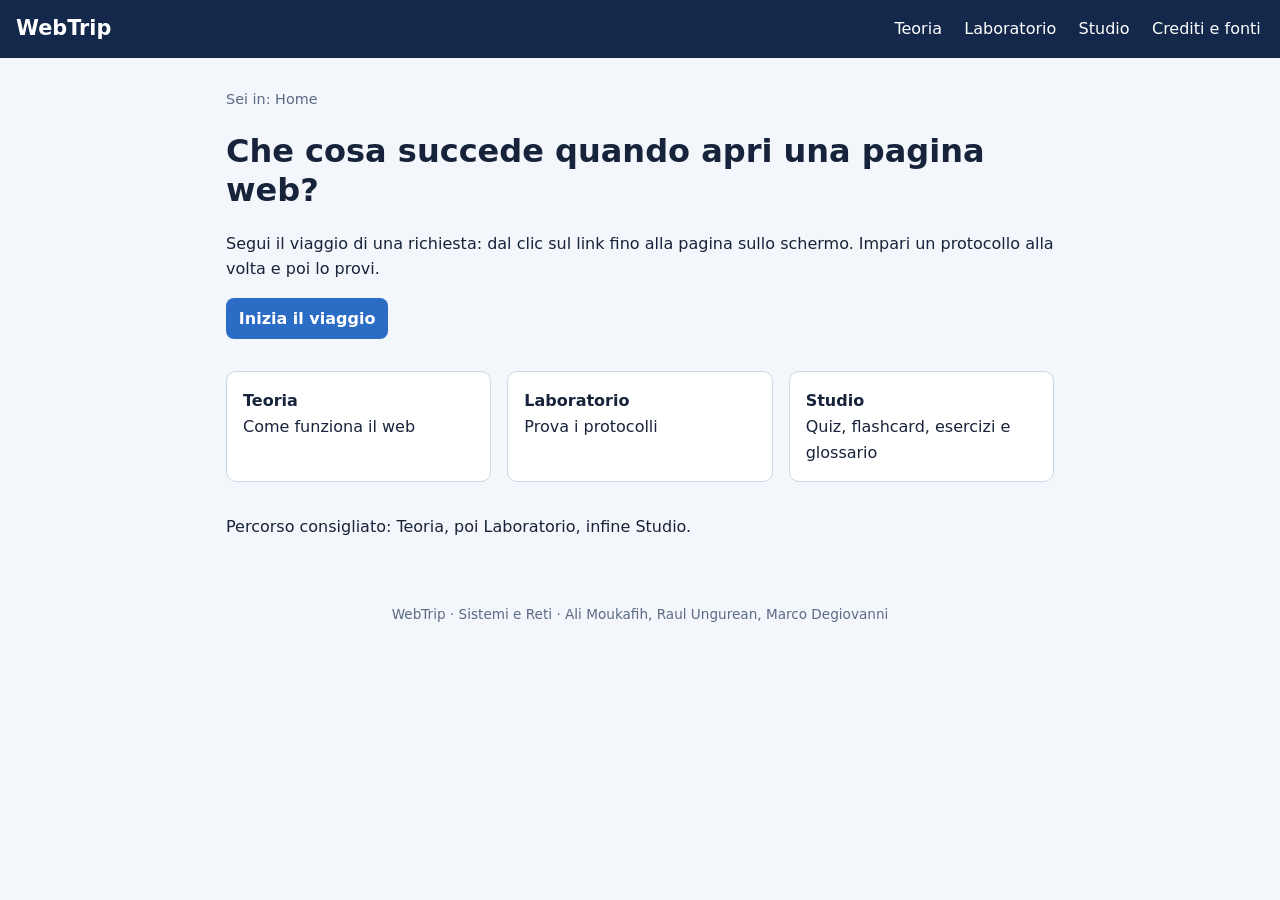
<file: index.html>
<!DOCTYPE html><html lang="it"><head><meta charset="utf-8"><meta name="viewport" content="width=device-width,initial-scale=1"><title>Home · WebTrip</title><link rel="stylesheet" href="assets/css/styles.css"></head><body>
<header><a class="logo" href="index.html">WebTrip</a><button id="mb" aria-expanded="false" aria-controls="nav">Menu</button><nav id="nav"><a href="teoria/index.html">Teoria</a><a href="laboratorio/index.html">Laboratorio</a><a href="studio/index.html">Studio</a><a href="crediti.html">Crediti e fonti</a></nav></header>
<main><p class="crumb">Sei in: Home</p><h1>Che cosa succede quando apri una pagina web?</h1>
<p>Segui il viaggio di una richiesta: dal clic sul link fino alla pagina sullo schermo. Impari un protocollo alla volta e poi lo provi.</p>
<p><a href="teoria/index.html"><button>Inizia il viaggio</button></a></p>
<div class="grid"><a class="card" href="teoria/index.html"><b>Teoria</b><br>Come funziona il web</a><a class="card" href="laboratorio/index.html"><b>Laboratorio</b><br>Prova i protocolli</a><a class="card" href="studio/index.html"><b>Studio</b><br>Quiz, flashcard, esercizi e glossario</a></div>
<p>Percorso consigliato: Teoria, poi Laboratorio, infine Studio.</p></main>
<footer>WebTrip · Sistemi e Reti · Ali Moukafih, Raul Ungurean, Marco Degiovanni</footer><script src="assets/js/main.js"></script></body></html>
</file>
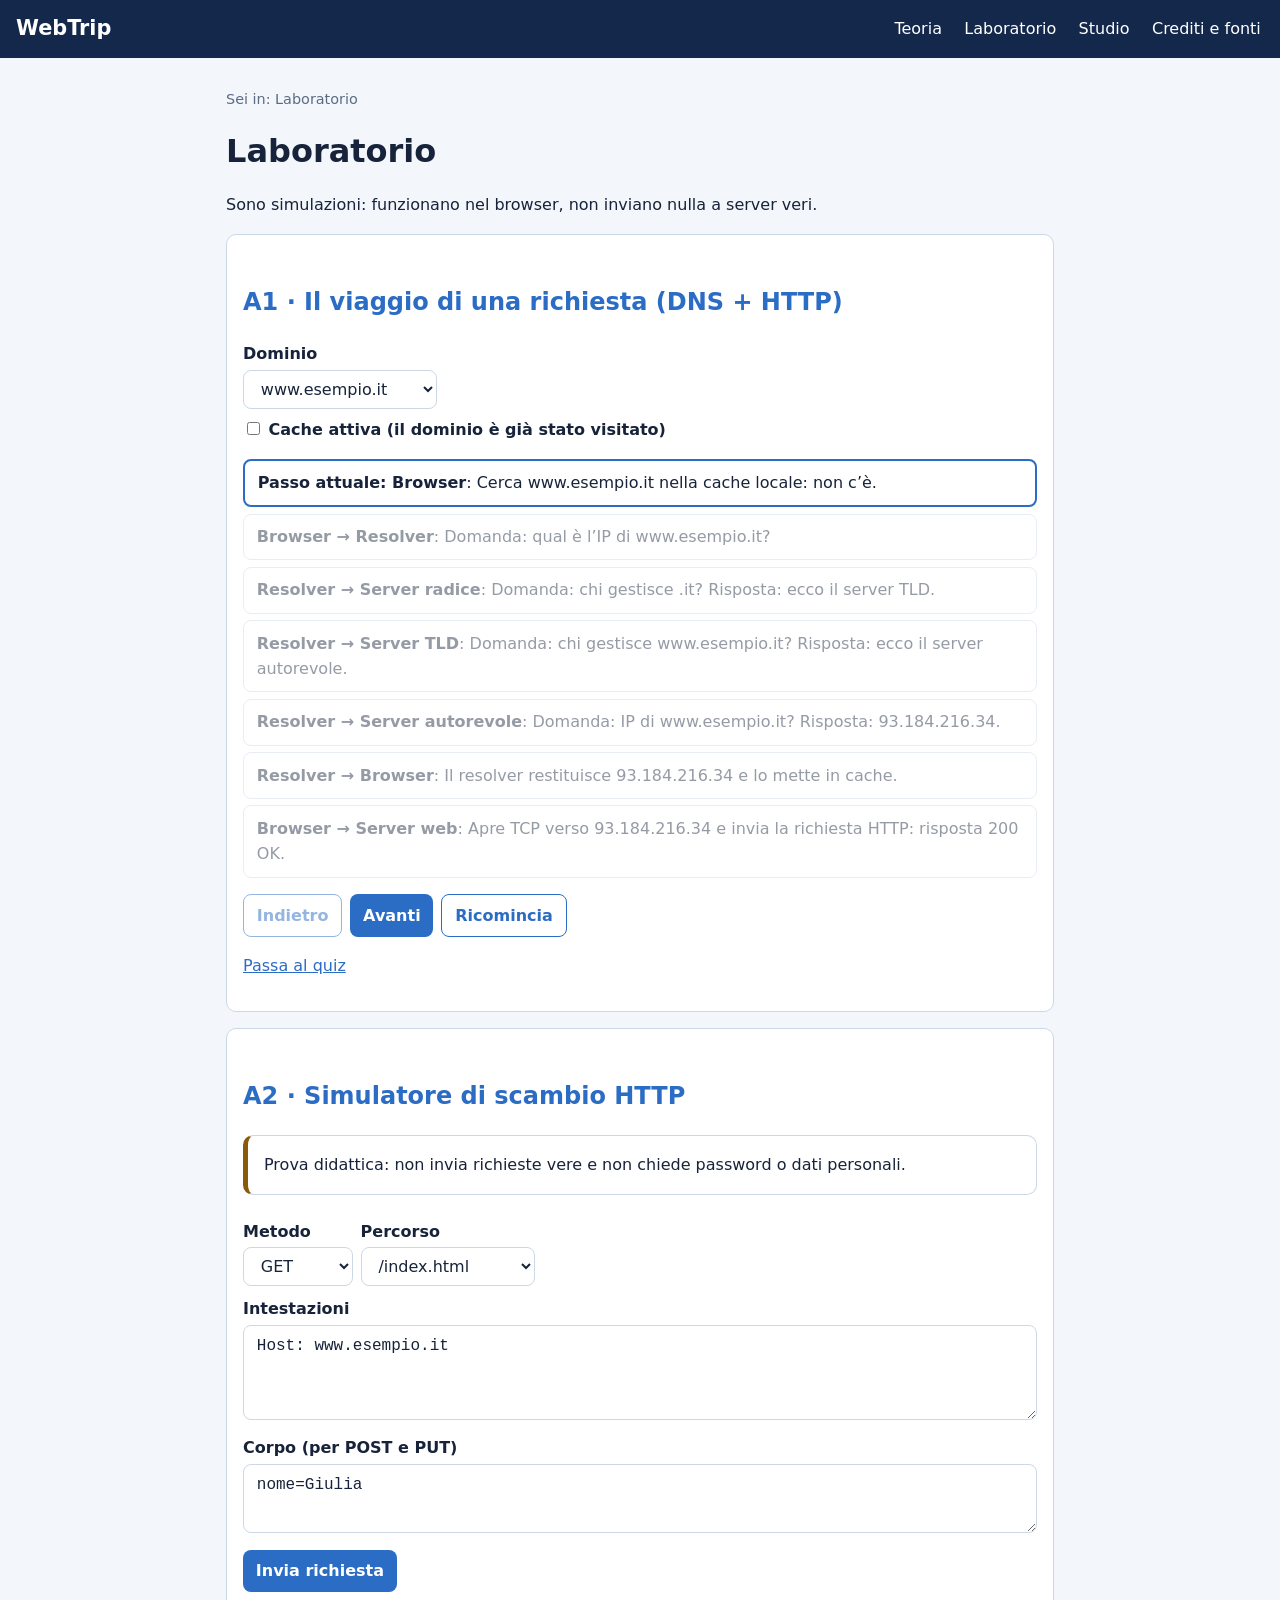
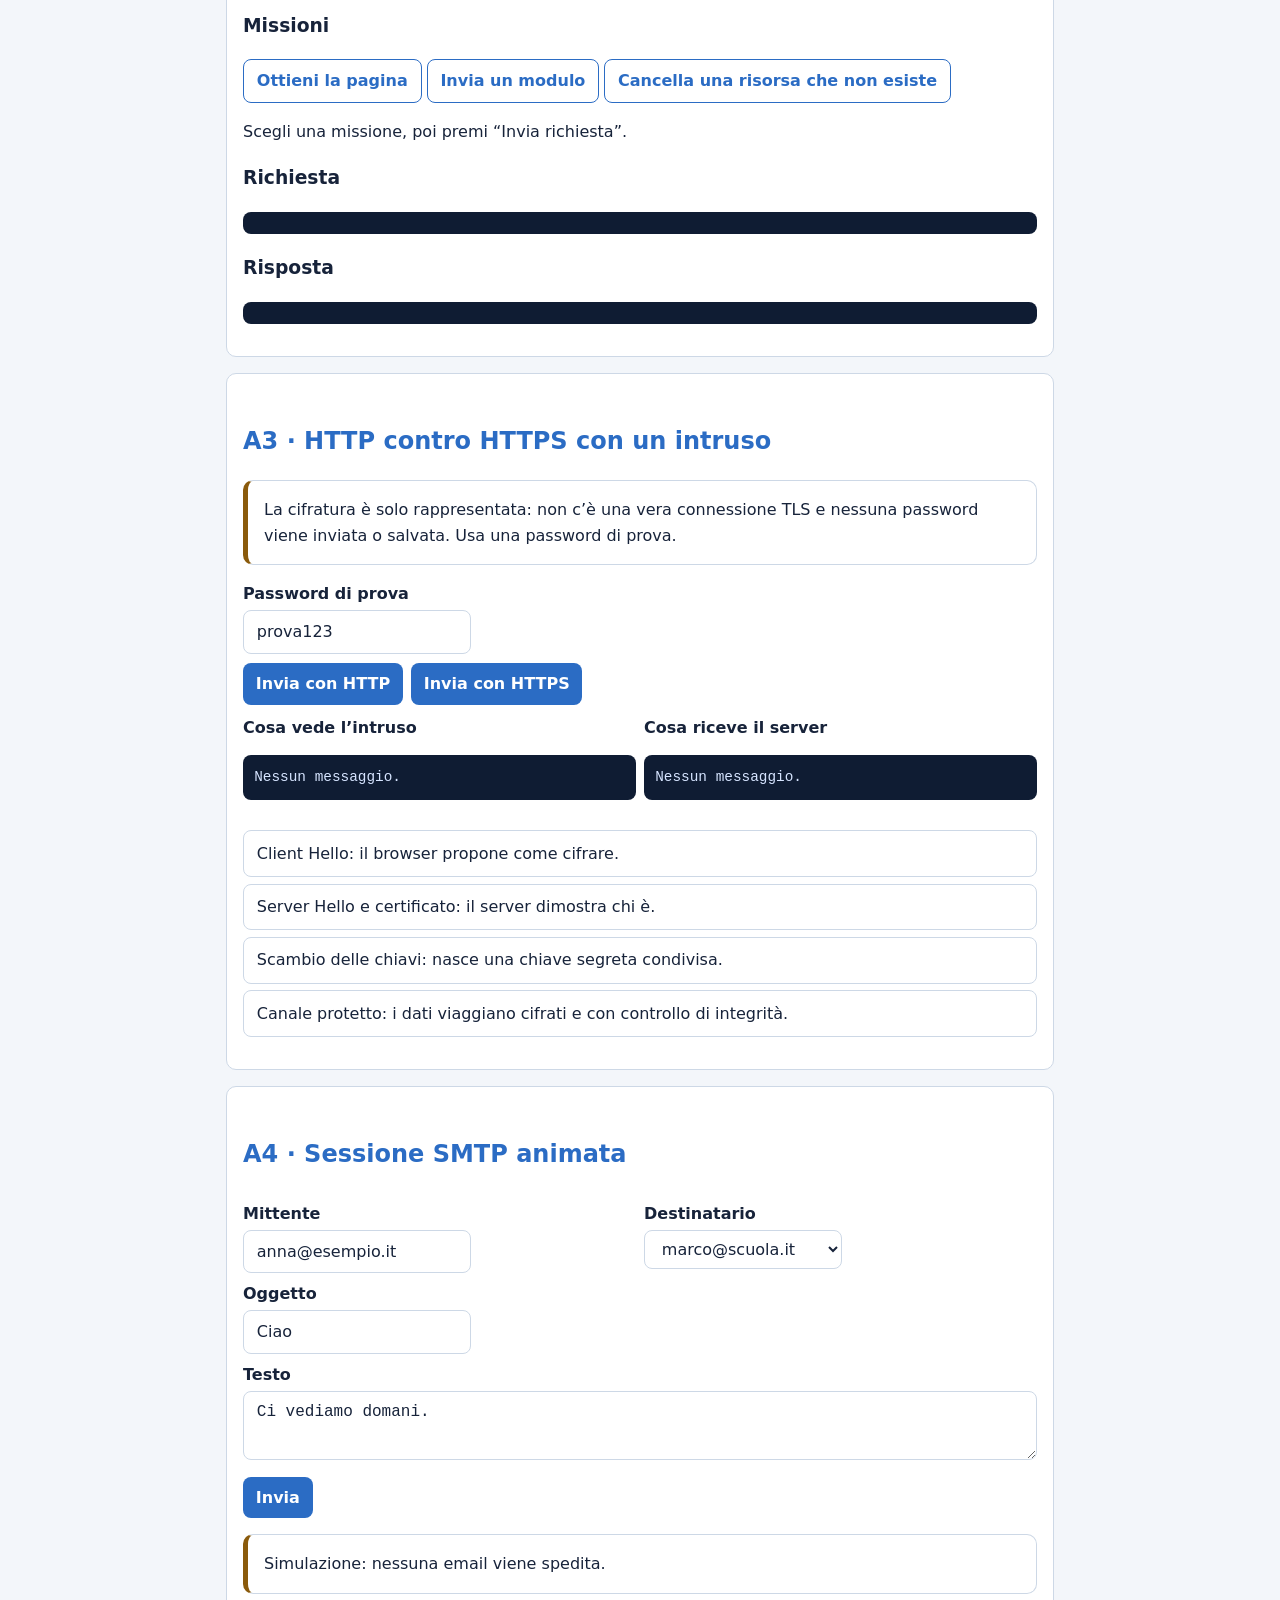
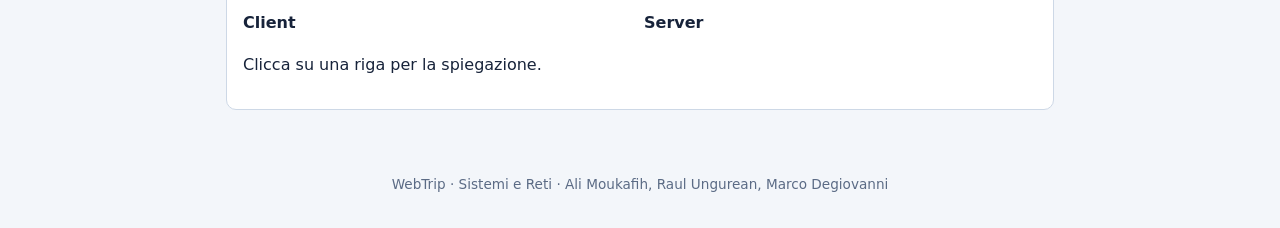
<file: laboratorio/index.html>
<!DOCTYPE html><html lang="it"><head><meta charset="utf-8"><meta name="viewport" content="width=device-width,initial-scale=1"><title>Laboratorio · WebTrip</title><link rel="stylesheet" href="../assets/css/styles.css"></head><body>
<header><a class="logo" href="../index.html">WebTrip</a><button id="mb" aria-expanded="false" aria-controls="nav">Menu</button><nav id="nav"><a href="../teoria/index.html">Teoria</a><a href="../laboratorio/index.html">Laboratorio</a><a href="../studio/index.html">Studio</a><a href="../crediti.html">Crediti e fonti</a></nav></header>
<main><p class="crumb">Sei in: Laboratorio</p><h1>Laboratorio</h1><p>Sono simulazioni: funzionano nel browser, non inviano nulla a server veri.</p>
<section id="a1" class="card"><h2>A1 · Il viaggio di una richiesta (DNS + HTTP)</h2>
<label for="dom">Dominio</label><select id="dom"><option>www.esempio.it</option><option>www.scuola.edu.it</option></select>
<label><input type="checkbox" id="cache"> Cache attiva (il dominio è già stato visitato)</label>
<ol id="s1" class="steps" aria-live="polite"></ol><div class="row"><button class="alt" id="b1">Indietro</button><button id="n1">Avanti</button><button class="alt" id="r1">Ricomincia</button></div>
<p><a href="../studio/index.html#quiz">Passa al quiz</a></p></section>
<section id="a2" class="card"><h2>A2 · Simulatore di scambio HTTP</h2>
<p class="box warn">Prova didattica: non invia richieste vere e non chiede password o dati personali.</p>
<div class="row"><div><label for="m">Metodo</label><select id="m"><option>GET</option><option>POST</option><option>PUT</option><option>DELETE</option><option>HEAD</option></select></div>
<div><label for="p">Percorso</label><select id="p"><option>/index.html</option><option>/modulo</option><option>/privato</option><option>/vecchia-pagina</option><option>/non-esiste</option></select></div></div>
<label for="h">Intestazioni</label><textarea id="h" rows="3">Host: www.esempio.it</textarea>
<label for="bd">Corpo (per POST e PUT)</label><textarea id="bd" rows="2">nome=Giulia</textarea>
<div class="row"><button id="go2">Invia richiesta</button></div>
<h3>Missioni</h3><p><button class="alt ms" data-m="GET" data-p="/index.html">Ottieni la pagina</button> <button class="alt ms" data-m="POST" data-p="/modulo">Invia un modulo</button> <button class="alt ms" data-m="DELETE" data-p="/non-esiste">Cancella una risorsa che non esiste</button></p>
<p>Scegli una missione, poi premi “Invia richiesta”. <span id="mis"></span></p>
<h3>Richiesta</h3><pre id="rq"></pre><h3>Risposta</h3><pre id="rs"></pre><p id="fb" aria-live="polite"></p></section>
<section id="a3" class="card"><h2>A3 · HTTP contro HTTPS con un intruso</h2>
<p class="box warn">La cifratura è solo rappresentata: non c’è una vera connessione TLS e nessuna password viene inviata o salvata. Usa una password di prova.</p>
<label for="pw">Password di prova</label><input id="pw" value="prova123">
<div class="row"><button id="h3">Invia con HTTP</button><button id="s3">Invia con HTTPS</button></div>
<div class="cols"><div><b>Cosa vede l’intruso</b><pre id="int">Nessun messaggio.</pre></div><div><b>Cosa riceve il server</b><pre id="srv">Nessun messaggio.</pre></div></div>
<ol id="tls" class="steps"></ol></section>
<section id="a4" class="card"><h2>A4 · Sessione SMTP animata</h2>
<div class="cols"><div><label for="fr">Mittente</label><input id="fr" value="anna@esempio.it"></div><div><label for="to">Destinatario</label><select id="to"><option>marco@scuola.it</option><option>nessuno@scuola.it</option></select></div></div>
<label for="su">Oggetto</label><input id="su" value="Ciao"><label for="tx">Testo</label><textarea id="tx" rows="2">Ci vediamo domani.</textarea>
<div class="row"><button id="g4">Invia</button></div><p class="box warn">Simulazione: nessuna email viene spedita.</p>
<div class="cols"><b>Client</b><b>Server</b></div><div id="sm"></div><p id="ex" aria-live="polite">Clicca su una riga per la spiegazione.</p></section></main>
<footer>WebTrip · Sistemi e Reti · Ali Moukafih, Raul Ungurean, Marco Degiovanni</footer><script src="../assets/js/main.js"></script><script src="../assets/js/dns-simulator.js"></script><script src="../assets/js/http-simulator.js"></script><script src="../assets/js/tls-demo.js"></script><script src="../assets/js/smtp-demo.js"></script></body></html>
</file>
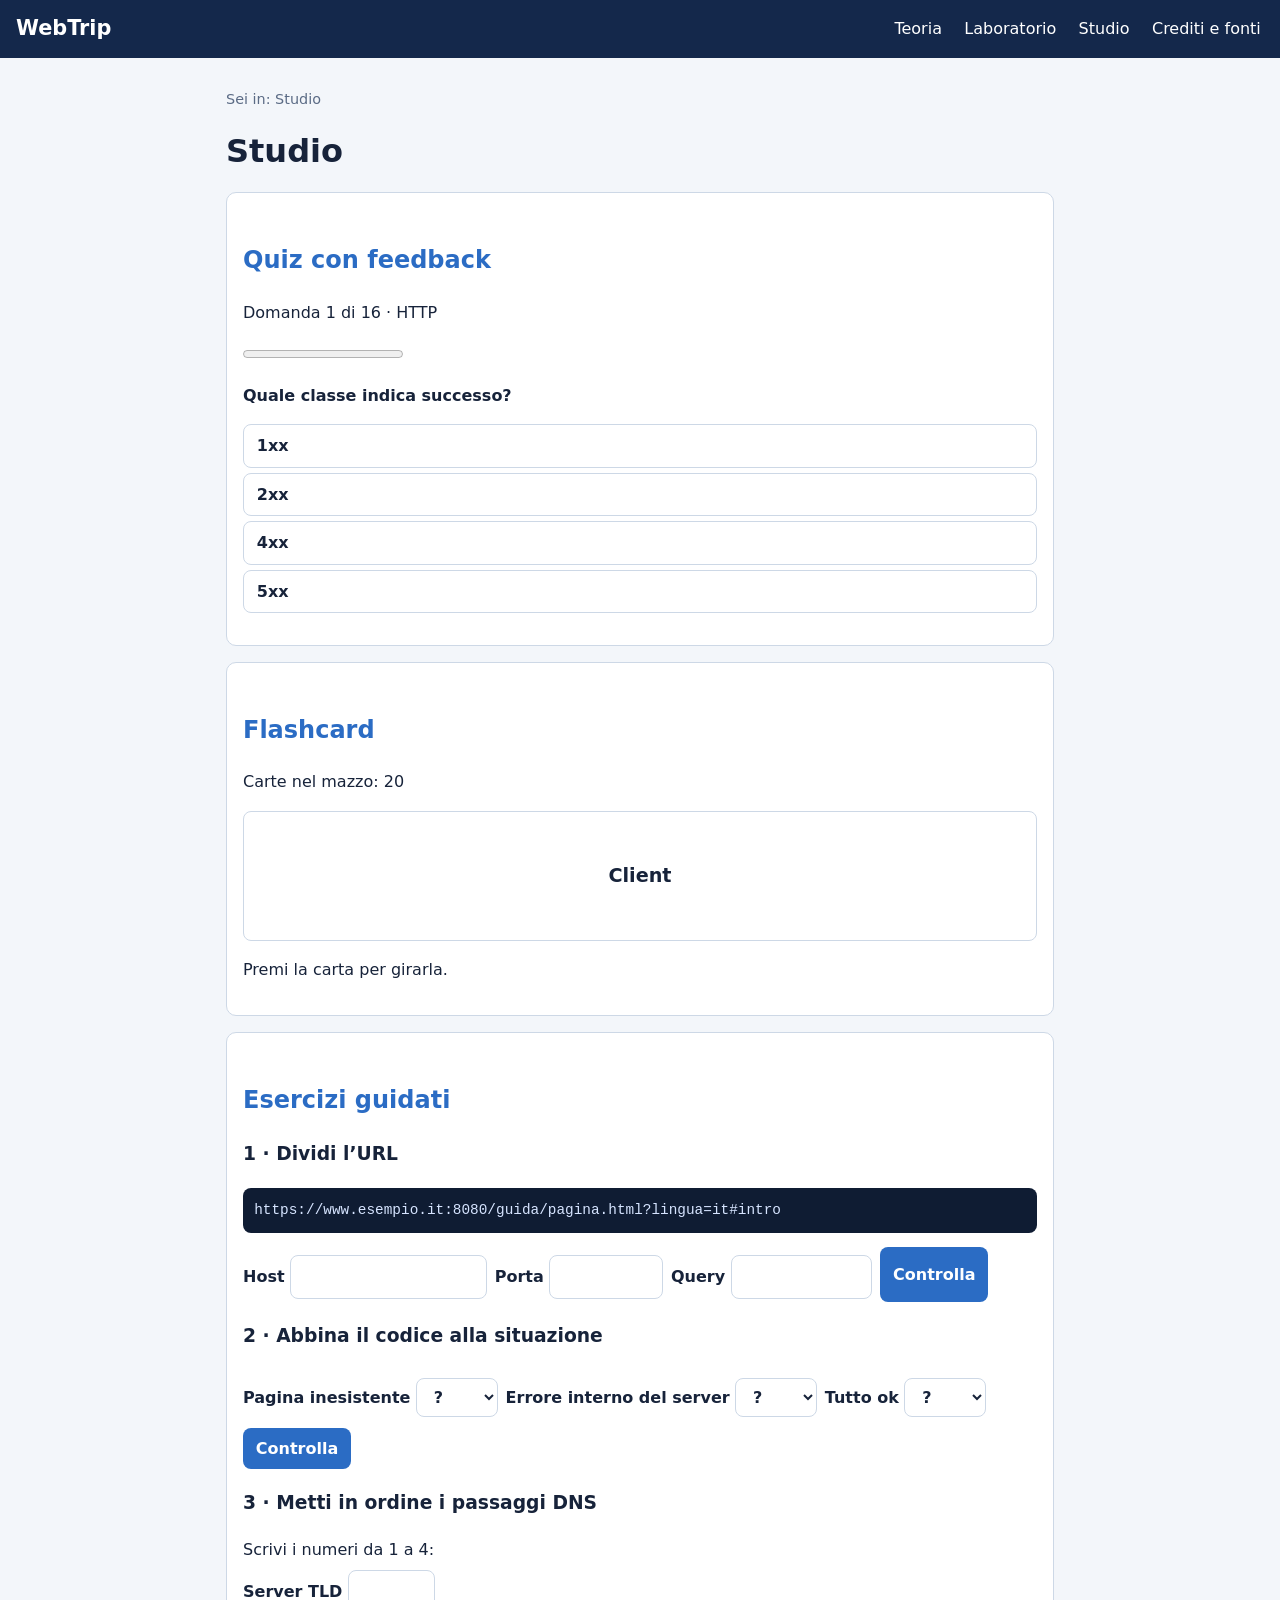
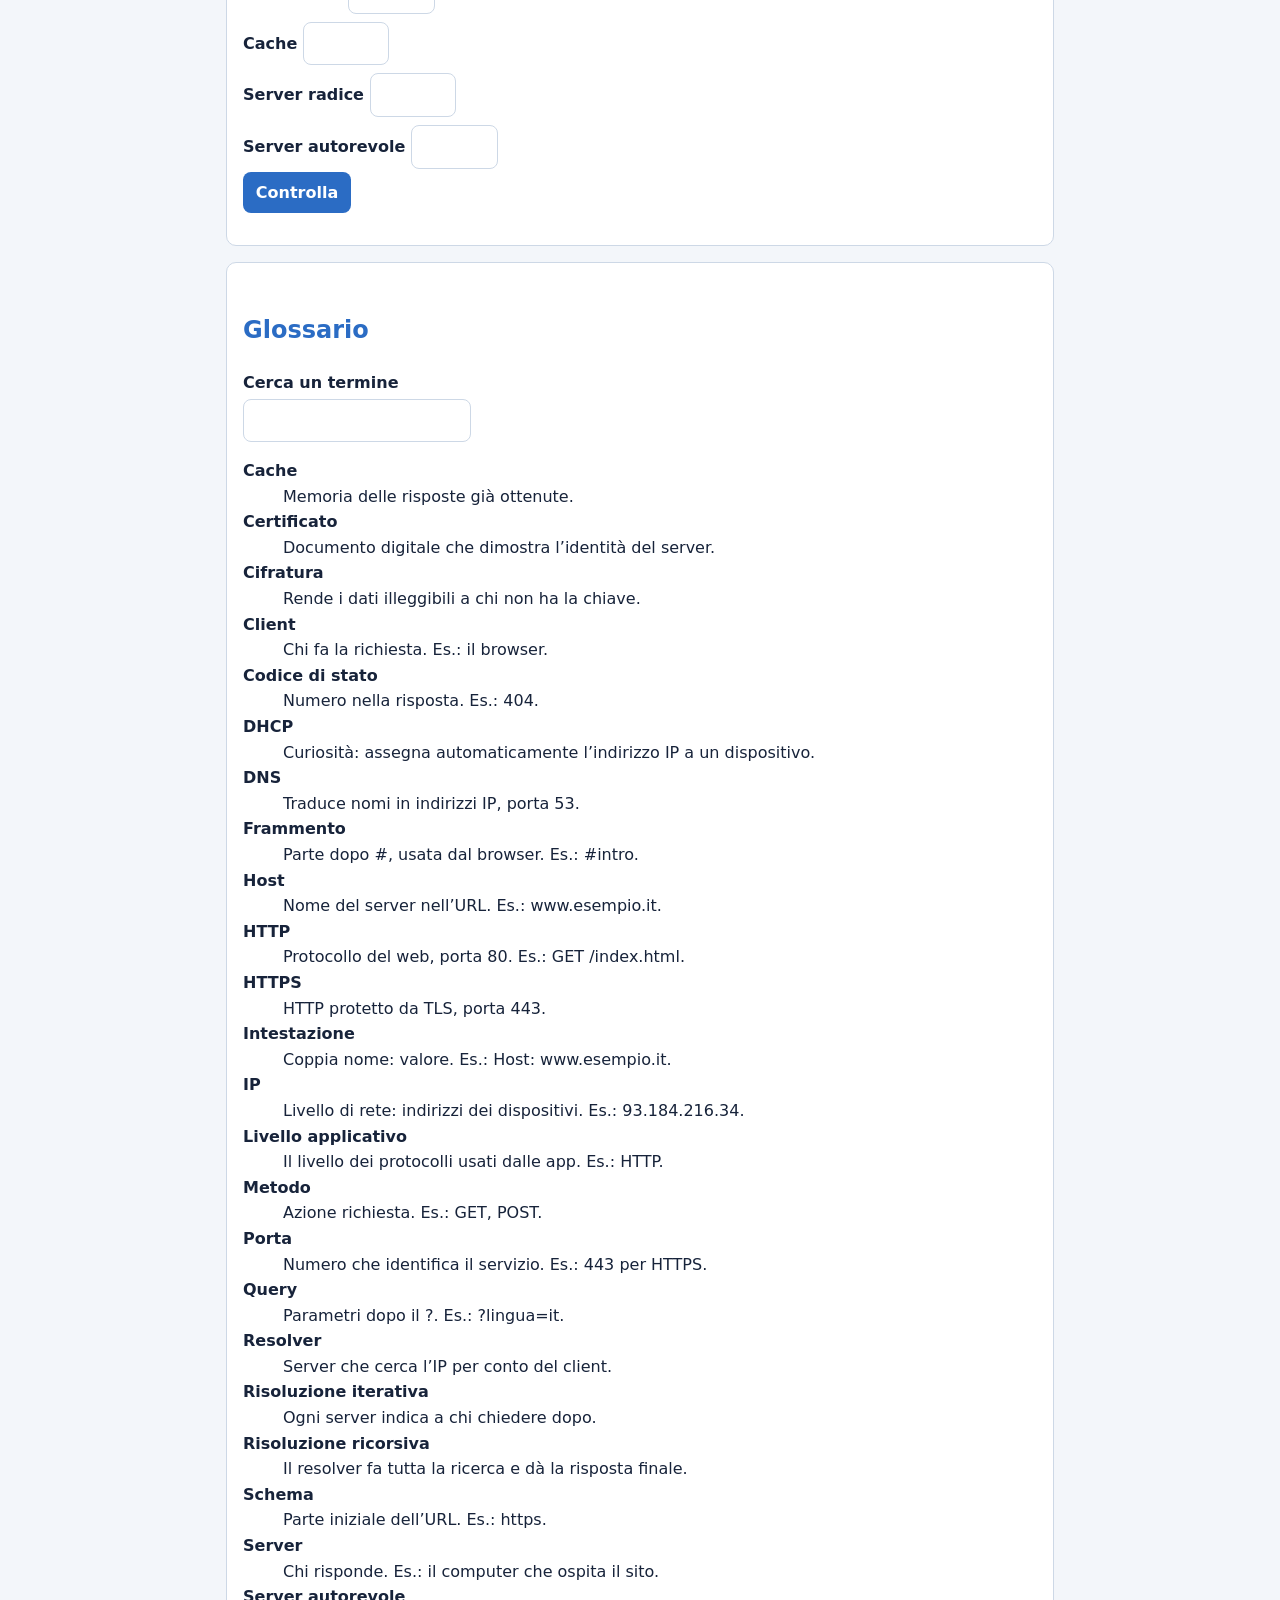
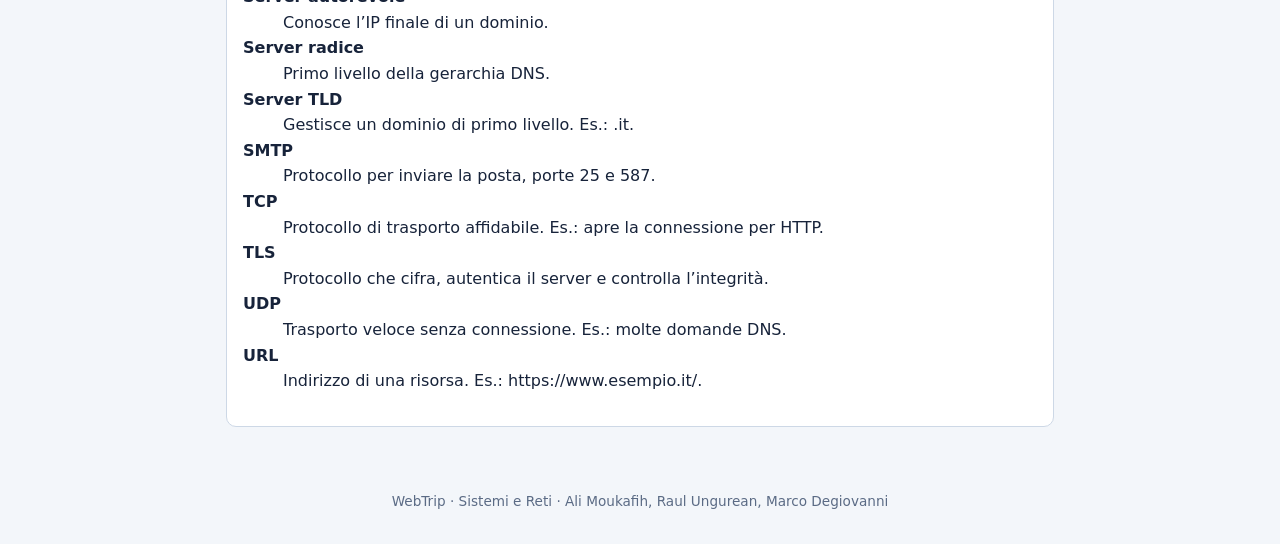
<file: studio/index.html>
<!DOCTYPE html><html lang="it"><head><meta charset="utf-8"><meta name="viewport" content="width=device-width,initial-scale=1"><title>Studio · WebTrip</title><link rel="stylesheet" href="../assets/css/styles.css"></head><body>
<header><a class="logo" href="../index.html">WebTrip</a><button id="mb" aria-expanded="false" aria-controls="nav">Menu</button><nav id="nav"><a href="../teoria/index.html">Teoria</a><a href="../laboratorio/index.html">Laboratorio</a><a href="../studio/index.html">Studio</a><a href="../crediti.html">Crediti e fonti</a></nav></header>
<main><p class="crumb">Sei in: Studio</p><h1>Studio</h1><p id="err" class="box warn" hidden>Per caricare i dati apri il sito da GitHub Pages o da un server locale, non con doppio clic sul file.</p>
<section id="quiz" class="card"><h2>Quiz con feedback</h2><div id="qz"></div></section>
<section id="flash" class="card"><h2>Flashcard</h2><div id="fc"></div></section>
<section id="ex" class="card"><h2>Esercizi guidati</h2>
<h3>1 · Dividi l’URL</h3><p class="mono">https://www.esempio.it:8080/guida/pagina.html?lingua=it#intro</p><div class="row"><label>Host <input id="e1h" size="14"></label><label>Porta <input id="e1p" size="5"></label><label>Query <input id="e1q" size="8"></label><button id="c1">Controlla</button></div><p id="o1"></p>
<h3>2 · Abbina il codice alla situazione</h3><div class="row"><label>Pagina inesistente <select class="e2" data-a="404"><option>?</option><option>200</option><option>404</option><option>500</option></select></label><label>Errore interno del server <select class="e2" data-a="500"><option>?</option><option>200</option><option>404</option><option>500</option></select></label><label>Tutto ok <select class="e2" data-a="200"><option>?</option><option>200</option><option>404</option><option>500</option></select></label><button id="c2">Controlla</button></div><p id="o2"></p>
<h3>3 · Metti in ordine i passaggi DNS</h3><p>Scrivi i numeri da 1 a 4: <label>Server TLD <input class="e3" data-a="3" size="2"></label> <label>Cache <input class="e3" data-a="1" size="2"></label> <label>Server radice <input class="e3" data-a="2" size="2"></label> <label>Server autorevole <input class="e3" data-a="4" size="2"></label> <button id="c3">Controlla</button></p><p id="o3"></p></section>
<section id="glossario" class="card"><h2>Glossario</h2><label for="gs">Cerca un termine</label><input id="gs" type="search"><dl id="gl"></dl></section></main>
<footer>WebTrip · Sistemi e Reti · Ali Moukafih, Raul Ungurean, Marco Degiovanni</footer><script src="../assets/js/main.js"></script><script src="../assets/js/study.js"></script></body></html>
</file>
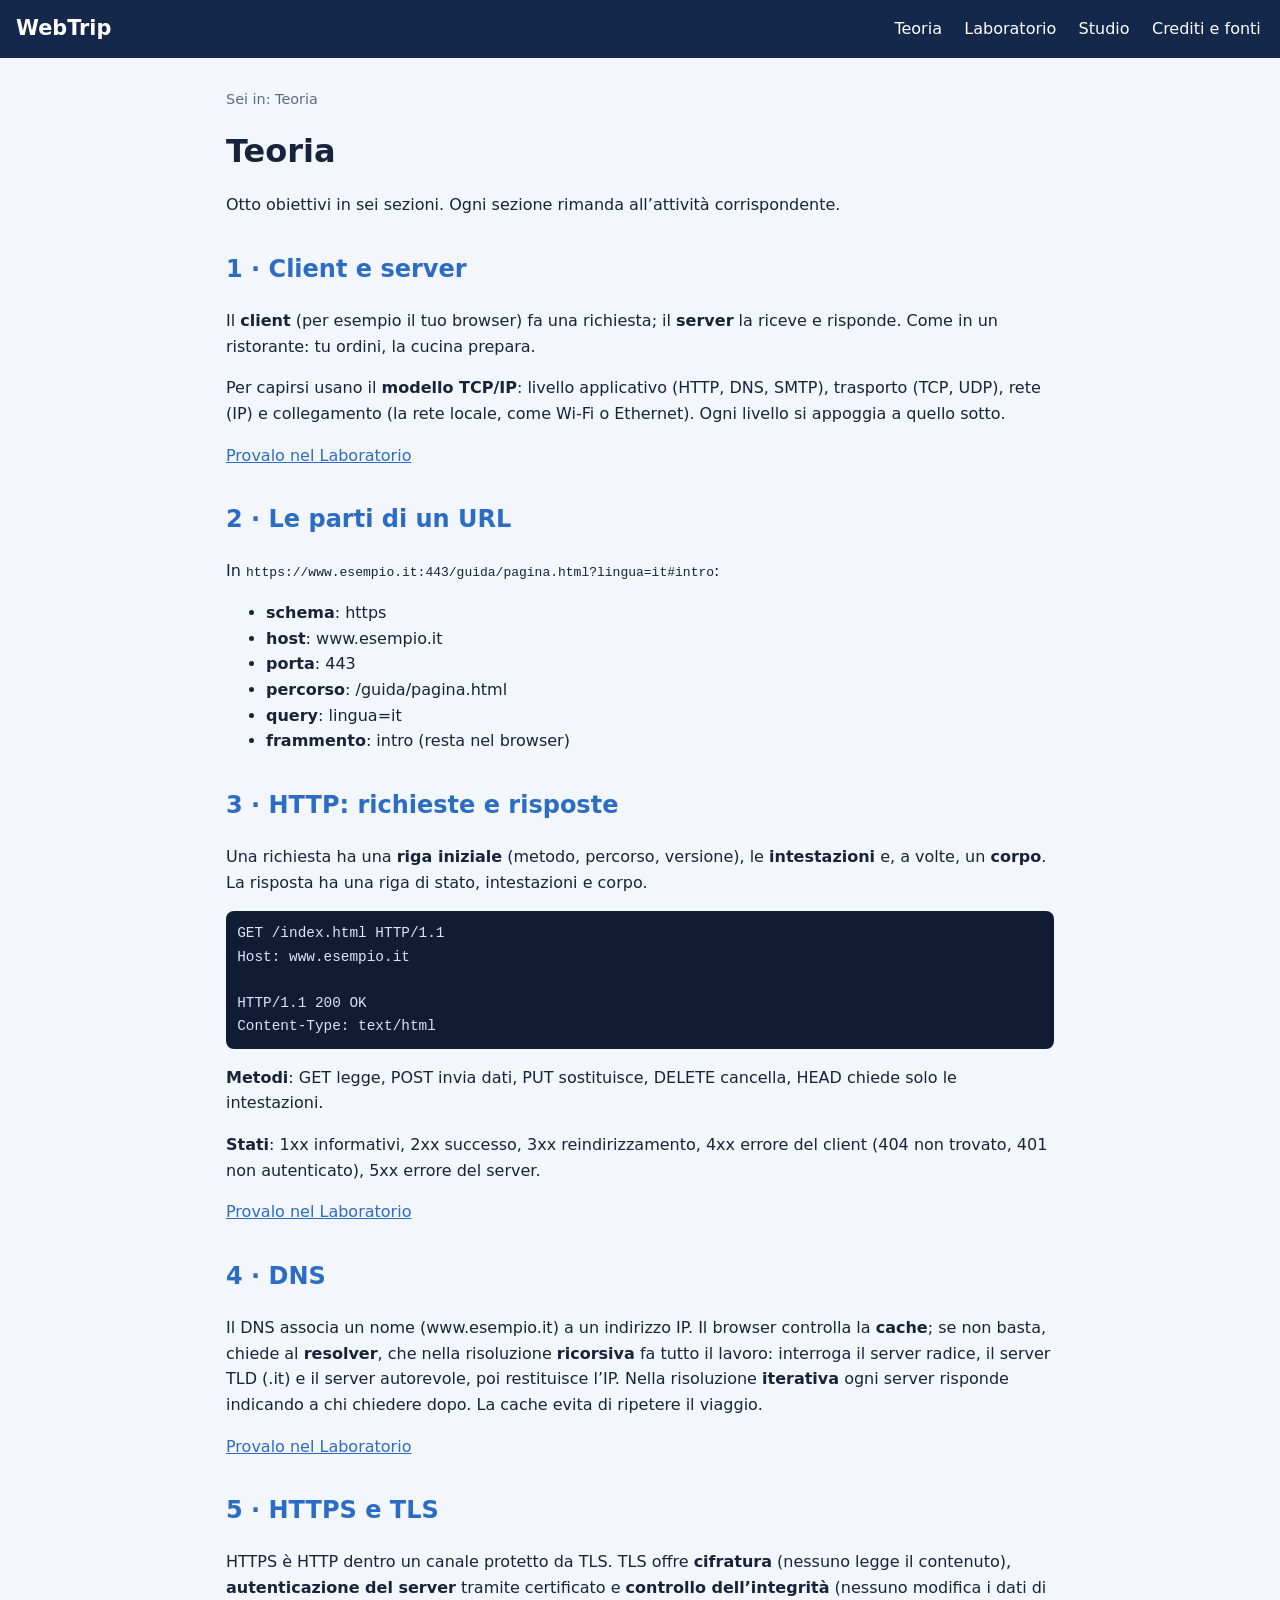
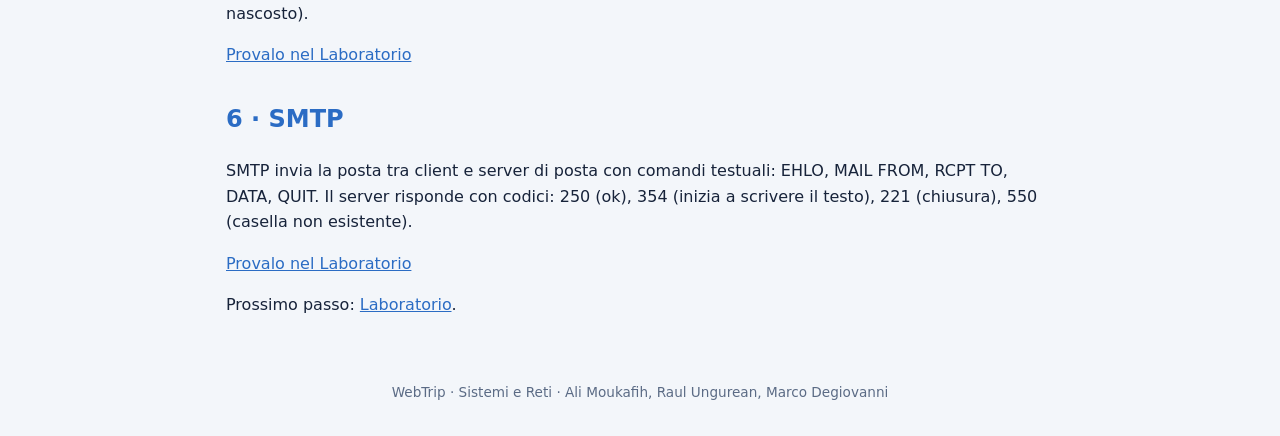
<file: teoria/index.html>
<!DOCTYPE html><html lang="it"><head><meta charset="utf-8"><meta name="viewport" content="width=device-width,initial-scale=1"><title>Teoria · WebTrip</title><link rel="stylesheet" href="../assets/css/styles.css"></head><body>
<header><a class="logo" href="../index.html">WebTrip</a><button id="mb" aria-expanded="false" aria-controls="nav">Menu</button><nav id="nav"><a href="../teoria/index.html">Teoria</a><a href="../laboratorio/index.html">Laboratorio</a><a href="../studio/index.html">Studio</a><a href="../crediti.html">Crediti e fonti</a></nav></header>
<main><p class="crumb">Sei in: Teoria</p><h1>Teoria</h1><p>Otto obiettivi in sei sezioni. Ogni sezione rimanda all’attività corrispondente.</p><section id="client-server"><h2>1 · Client e server</h2><p>Il <b>client</b> (per esempio il tuo browser) fa una richiesta; il <b>server</b> la riceve e risponde. Come in un ristorante: tu ordini, la cucina prepara.</p><p>Per capirsi usano il <b>modello TCP/IP</b>: livello applicativo (HTTP, DNS, SMTP), trasporto (TCP, UDP), rete (IP) e collegamento (la rete locale, come Wi-Fi o Ethernet). Ogni livello si appoggia a quello sotto.</p><p><a href="../laboratorio/index.html#a1">Provalo nel Laboratorio</a></p></section><section id="url"><h2>2 · Le parti di un URL</h2><p>In <code>https://www.esempio.it:443/guida/pagina.html?lingua=it#intro</code>:</p><ul><li><b>schema</b>: https</li><li><b>host</b>: www.esempio.it</li><li><b>porta</b>: 443</li><li><b>percorso</b>: /guida/pagina.html</li><li><b>query</b>: lingua=it</li><li><b>frammento</b>: intro (resta nel browser)</li></ul></section><section id="http"><h2>3 · HTTP: richieste e risposte</h2><p>Una richiesta ha una <b>riga iniziale</b> (metodo, percorso, versione), le <b>intestazioni</b> e, a volte, un <b>corpo</b>. La risposta ha una riga di stato, intestazioni e corpo.</p><pre>GET /index.html HTTP/1.1
Host: www.esempio.it

HTTP/1.1 200 OK
Content-Type: text/html</pre><p><b>Metodi</b>: GET legge, POST invia dati, PUT sostituisce, DELETE cancella, HEAD chiede solo le intestazioni.</p><p><b>Stati</b>: 1xx informativi, 2xx successo, 3xx reindirizzamento, 4xx errore del client (404 non trovato, 401 non autenticato), 5xx errore del server.</p><p><a href="../laboratorio/index.html#a2">Provalo nel Laboratorio</a></p></section><section id="dns"><h2>4 · DNS</h2><p>Il DNS associa un nome (www.esempio.it) a un indirizzo IP. Il browser controlla la <b>cache</b>; se non basta, chiede al <b>resolver</b>, che nella risoluzione <b>ricorsiva</b> fa tutto il lavoro: interroga il server radice, il server TLD (.it) e il server autorevole, poi restituisce l’IP. Nella risoluzione <b>iterativa</b> ogni server risponde indicando a chi chiedere dopo. La cache evita di ripetere il viaggio.</p><p><a href="../laboratorio/index.html#a1">Provalo nel Laboratorio</a></p></section><section id="tls"><h2>5 · HTTPS e TLS</h2><p>HTTPS è HTTP dentro un canale protetto da TLS. TLS offre <b>cifratura</b> (nessuno legge il contenuto), <b>autenticazione del server</b> tramite certificato e <b>controllo dell’integrità</b> (nessuno modifica i dati di nascosto).</p><p><a href="../laboratorio/index.html#a3">Provalo nel Laboratorio</a></p></section><section id="smtp"><h2>6 · SMTP</h2><p>SMTP invia la posta tra client e server di posta con comandi testuali: EHLO, MAIL FROM, RCPT TO, DATA, QUIT. Il server risponde con codici: 250 (ok), 354 (inizia a scrivere il testo), 221 (chiusura), 550 (casella non esistente).</p><p><a href="../laboratorio/index.html#a4">Provalo nel Laboratorio</a></p></section><p>Prossimo passo: <a href="../laboratorio/index.html">Laboratorio</a>.</p></main>
<footer>WebTrip · Sistemi e Reti · Ali Moukafih, Raul Ungurean, Marco Degiovanni</footer><script src="../assets/js/main.js"></script></body></html>
</file>
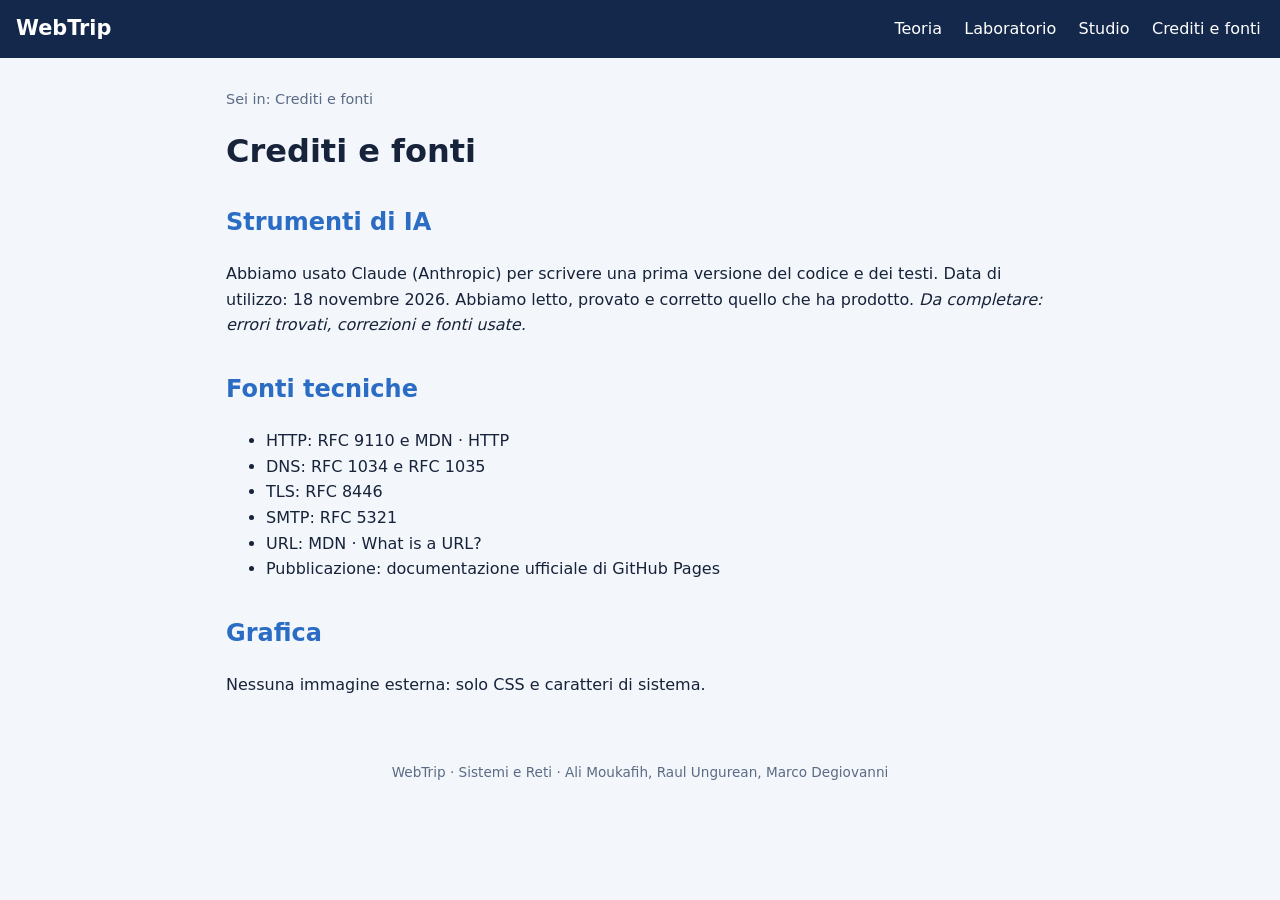
<file: crediti.html>
<!DOCTYPE html><html lang="it"><head><meta charset="utf-8"><meta name="viewport" content="width=device-width,initial-scale=1"><title>Crediti e fonti · WebTrip</title><link rel="stylesheet" href="assets/css/styles.css"></head><body>
<header><a class="logo" href="index.html">WebTrip</a><button id="mb" aria-expanded="false" aria-controls="nav">Menu</button><nav id="nav"><a href="teoria/index.html">Teoria</a><a href="laboratorio/index.html">Laboratorio</a><a href="studio/index.html">Studio</a><a href="crediti.html">Crediti e fonti</a></nav></header>
<main><p class="crumb">Sei in: Crediti e fonti</p><h1>Crediti e fonti</h1>
<h2>Strumenti di IA</h2><p>Abbiamo usato Claude (Anthropic) per scrivere una prima versione del codice e dei testi. Data di utilizzo: 18 novembre 2026. Abbiamo letto, provato e corretto quello che ha prodotto. <i>Da completare: errori trovati, correzioni e fonti usate.</i></p>
<h2>Fonti tecniche</h2><ul><li>HTTP: RFC 9110 e MDN · HTTP</li><li>DNS: RFC 1034 e RFC 1035</li><li>TLS: RFC 8446</li><li>SMTP: RFC 5321</li><li>URL: MDN · What is a URL?</li><li>Pubblicazione: documentazione ufficiale di GitHub Pages</li></ul>
<h2>Grafica</h2><p>Nessuna immagine esterna: solo CSS e caratteri di sistema.</p></main>
<footer>WebTrip · Sistemi e Reti · Ali Moukafih, Raul Ungurean, Marco Degiovanni</footer><script src="assets/js/main.js"></script></body></html>
</file>
<file: assets/css/styles.css>
:root{--navy:#14284b;--blue:#2b6cc4;--teal:#13806c;--amber:#8a5a0b;--bg:#f3f6fa;--card:#fff;--line:#cdd8e6;--ink:#17233a;font-family:system-ui,-apple-system,"Segoe UI",Roboto,sans-serif}
@media(prefers-color-scheme:dark){:root{--navy:#0c1830;--blue:#7fb2f5;--teal:#5fd1b8;--amber:#f0c36b;--bg:#101a2c;--card:#18253d;--line:#2d4062;--ink:#e6edf8}}
*{box-sizing:border-box}body{margin:0;background:var(--bg);color:var(--ink);line-height:1.6}
header{background:var(--navy);color:#fff;display:flex;flex-wrap:wrap;align-items:center;justify-content:space-between;padding:.6rem 1rem;position:sticky;top:0;z-index:5}
.logo{color:#fff;font-weight:800;font-size:1.3rem;text-decoration:none}header a{color:#fff}
nav{display:flex;gap:1rem}nav a{text-decoration:none;padding:.4rem .2rem}nav a:hover{text-decoration:underline}
#mb{display:none;background:none;color:#fff;border:1px solid #fff;border-radius:6px;padding:.4rem .8rem}
@media(max-width:700px){#mb{display:block}nav{display:none;flex-direction:column;width:100%;gap:0}nav.open{display:flex}}
main{max-width:860px;margin:0 auto;padding:1rem}.crumb{color:#5b6b85;font-size:.9rem}
h1{font-size:2rem;line-height:1.2}h2{margin-top:2rem;color:var(--blue)}a{color:var(--blue)}
.card,.box{background:var(--card);border:1px solid var(--line);border-radius:10px;padding:1rem;margin:1rem 0}
.box{border-left:5px solid var(--teal)}.warn{border-left-color:var(--amber)}
.grid{display:grid;gap:1rem;grid-template-columns:repeat(auto-fit,minmax(220px,1fr))}.grid a.card{text-decoration:none;color:inherit;display:block}.grid a.card:hover{border-color:var(--blue)}
button,select,input,textarea{font:inherit;padding:.5rem .8rem;border-radius:8px;border:1px solid var(--line);background:var(--card);color:var(--ink);max-width:100%}
button{background:var(--blue);color:#fff;border:0;cursor:pointer;font-weight:600}button.alt{background:none;color:var(--blue);border:1px solid var(--blue)}
button:disabled{opacity:.5;cursor:default}:focus-visible{outline:3px solid #f0a500;outline-offset:2px}
label{display:block;margin:.5rem 0 .2rem;font-weight:600}textarea{width:100%;font-family:ui-monospace,monospace}
pre,.mono{background:#0f1c33;color:#d6e4ff;padding:.7rem;border-radius:8px;overflow-x:auto;white-space:pre-wrap;word-break:break-word;font-family:ui-monospace,Menlo,monospace;font-size:.9rem}
.steps{list-style:none;padding:0}.steps li{padding:.6rem .8rem;border:1px solid var(--line);border-radius:8px;margin:.4rem 0;opacity:.45}
.steps li.done{opacity:1}.steps li.now{opacity:1;border:2px solid var(--blue);background:var(--card)}.steps li.now::before{content:"Passo attuale: ";font-weight:700}
.cols{display:grid;grid-template-columns:1fr 1fr;gap:.5rem}@media(max-width:600px){.cols{grid-template-columns:1fr}}
.row{display:flex;flex-wrap:wrap;gap:.5rem;margin:.6rem 0}.ok{color:var(--teal);font-weight:700}.ko{color:#c0392b;font-weight:700}
.opt{display:block;width:100%;text-align:left;margin:.3rem 0;background:var(--card);color:var(--ink);border:1px solid var(--line)}
.opt.good{border:2px solid var(--teal)}.opt.bad{border:2px solid #c0392b}
.flip{min-height:130px;font-size:1.2rem;display:flex;align-items:center;justify-content:center;text-align:center;cursor:pointer}
footer{text-align:center;padding:2rem 1rem;color:#5b6b85;font-size:.85rem}
@media(prefers-reduced-motion:no-preference){.steps li{transition:opacity .25s}}
</file>
